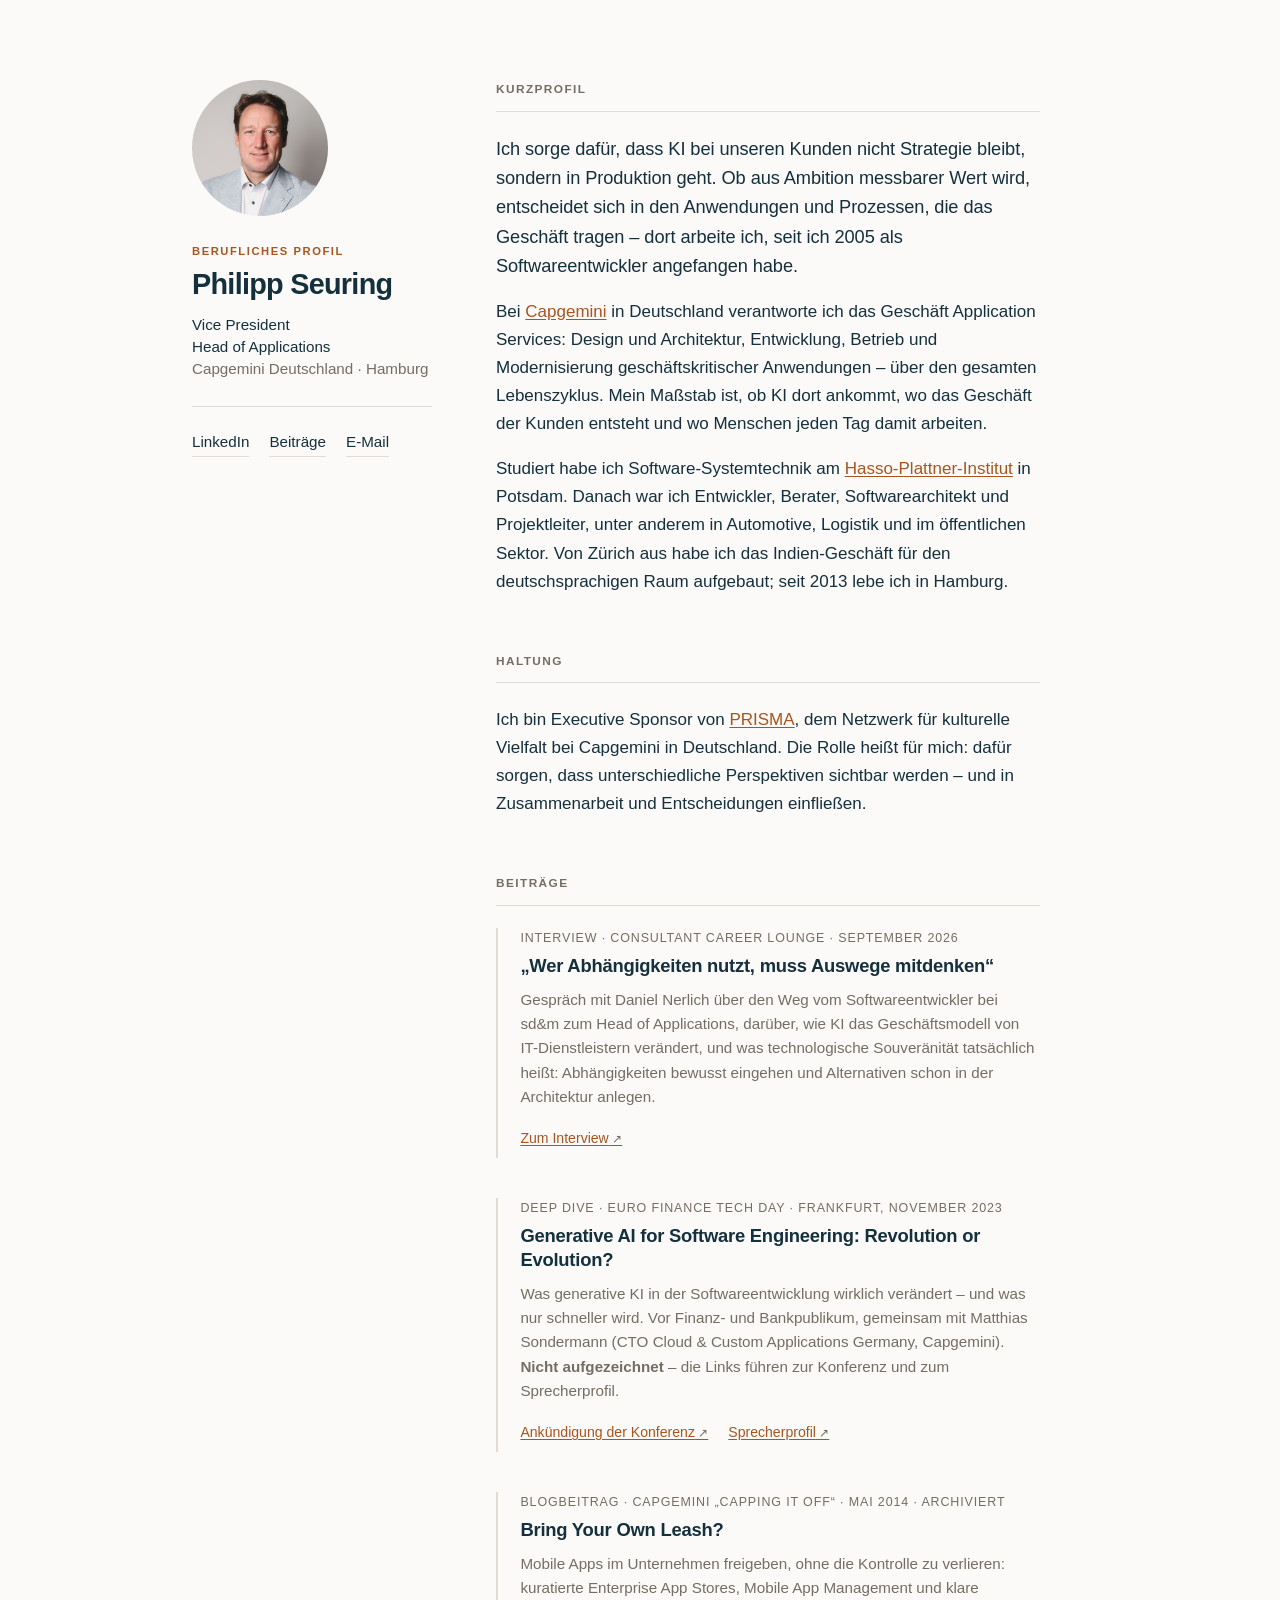
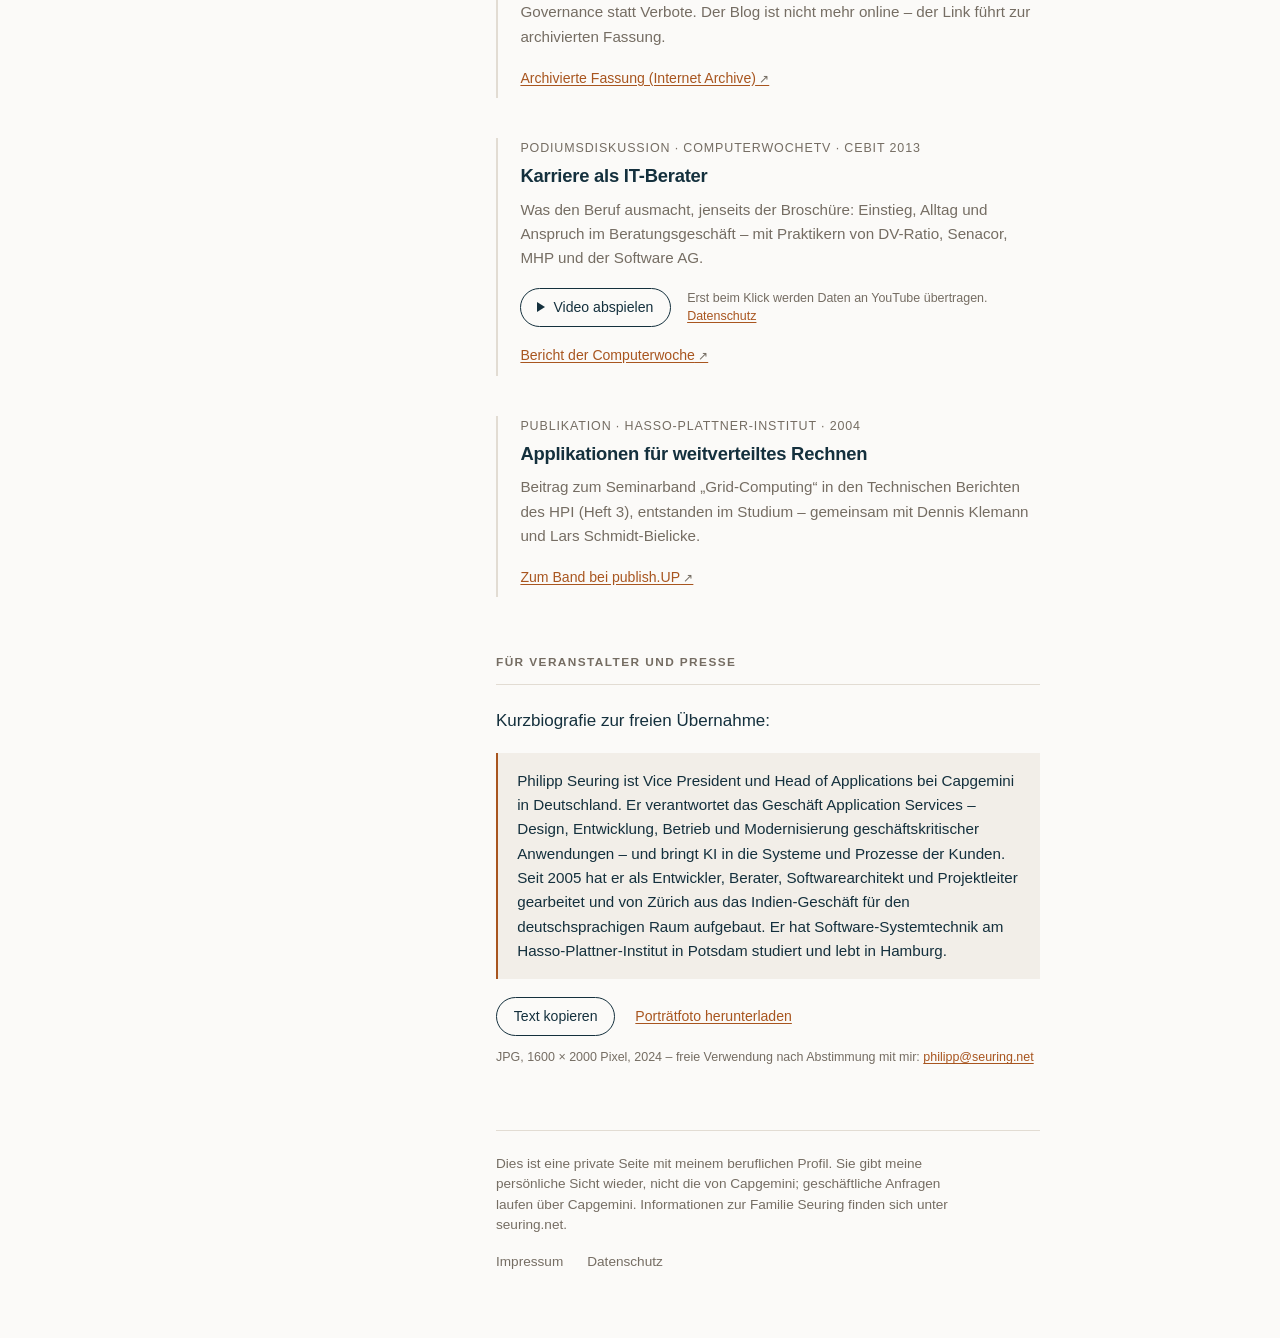
<file: index.html>
<!DOCTYPE html>
<html lang="de">
<head>
<meta charset="utf-8">
<meta name="viewport" content="width=device-width, initial-scale=1">
<title>Philipp Seuring – Head of Applications, Capgemini Deutschland</title>
<meta name="description" content="Philipp Seuring – Vice President, Head of Applications bei Capgemini Deutschland. Application Services: Design, Architektur, Entwicklung, Betrieb und Modernisierung geschäftskritischer Anwendungen und Prozesse – KI-Transformation in Produktion. Hamburg.">
<meta name="robots" content="index, follow">
<link rel="canonical" href="https://seuring.de/">
<link rel="stylesheet" href="assets/style.css">
<link rel="icon" href="/favicon.ico" sizes="48x48">
<link rel="icon" href="/assets/favicon.svg" type="image/svg+xml">
<link rel="apple-touch-icon" href="/assets/apple-touch-icon.png">

<!-- Linkvorschau (LinkedIn, Messenger). Das Vorschaubild liegt auf dieser Seite
     selbst – keine Fremdanfrage. Erzeugt 27.09.2026 aus assets/portrait.jpg (Foto 2024). -->
<meta property="og:type" content="profile">
<meta property="og:locale" content="de_DE">
<meta property="og:site_name" content="Philipp Seuring">
<meta property="og:title" content="Philipp Seuring – Head of Applications, Capgemini Deutschland">
<meta property="og:description" content="Vice President, Head of Applications bei Capgemini Deutschland. Wie KI in den Anwendungen und Prozessen der Kunden Wirkung entfaltet – Kurzprofil, Interviews, Vorträge.">
<meta property="og:url" content="https://seuring.de/">
<meta property="og:image" content="https://seuring.de/assets/og-image.jpg">
<meta property="og:image:width" content="1200">
<meta property="og:image:height" content="630">
<meta property="og:image:alt" content="Philipp Seuring – Vice President, Head of Applications, Capgemini Deutschland, Hamburg">
<meta property="profile:first_name" content="Philipp">
<meta property="profile:last_name" content="Seuring">
<meta name="twitter:card" content="summary_large_image">

<!-- Strukturierte Personenangaben für Suchmaschinen (schema.org). sameAs nur
     mit Profilen, die sicher Philipp gehören. -->
<script type="application/ld+json">
{
  "@context": "https://schema.org",
  "@type": "Person",
  "name": "Philipp Seuring",
  "url": "https://seuring.de/",
  "image": "https://seuring.de/assets/portrait.jpg",
  "jobTitle": "Vice President, Head of Applications",
  "worksFor": { "@type": "Organization", "name": "Capgemini Deutschland", "url": "https://www.capgemini.com/de-de/" },
  "workLocation": { "@type": "Place", "address": { "@type": "PostalAddress", "addressLocality": "Hamburg", "addressCountry": "DE" } },
  "alumniOf": { "@type": "CollegeOrUniversity", "name": "Hasso-Plattner-Institut", "url": "https://hpi.de/" },
  "sameAs": [
    "https://www.linkedin.com/in/philippseuring/",
    "https://www.dfv-eurofinance.com/events/philipp-seuring/"
  ]
}
</script>
</head>
<body>

<div class="layout">

  <!-- ============================================================
       LINKE SPALTE – bleibt auf großen Bildschirmen stehen.
       Sie ist die Visitenkarte; rechts steht der Inhalt.
       ============================================================ -->
  <aside class="identity">

    <!-- Porträt: assets/portrait.jpg, Zuschnitt aus images/67b8a3c9.jpg
         (Aufnahme 2024, eingesetzt 27.09.2026 – frontal, mittig, heller Grund;
         löst das Foto von 2019 ab). Als CSS-Hintergrund eingebunden:
         Fehlt die Datei einmal, bleibt der Kreis leer statt ein kaputtes
         Bildsymbol zu zeigen – die Seite bleibt vollständig. -->
    <div class="portrait" role="img" aria-label="Porträtfoto von Philipp Seuring"></div>

    <!-- Kennzeichnung als berufliche Seite. Steht bewusst über dem Namen:
         Wer die Seite über eine Suche findet, soll vor dem Lesen wissen,
         worum es hier geht – Privates liegt auf seuring.net (siehe Fuß). -->
    <p class="kicker">Berufliches Profil</p>

    <h1>Philipp&nbsp;Seuring</h1>

    <!-- Drei Ebenen, mehr nicht: Name groß · Rolle schwarz · Rest grau.
         Umbruch bewusst gesetzt: In der 15rem breiten Spalte bräche
         „Head of Applications“ sonst mitten im Titel um.
         Organisation und Ort stehen in EINER Zeile, getrennt durch
         einen Mittelpunkt – sie gehören zusammen, deshalb kein Absatz
         und kein zusätzlicher Abstand mehr dazwischen. -->
    <p class="role">Vice President<br>Head of Applications</p>
    <p class="meta">Capgemini Deutschland <span aria-hidden="true">·</span> Hamburg</p>

    <!-- Bewusst normale Links, kein LinkedIn-Badge: Ein Badge lädt ein Skript
         von LinkedIn nach und hätte dasselbe Einwilligungsproblem wie ein Video.
         Kein YouTube-Link: ein eigener Kanal existiert nicht (geprüft 06.09.2026). -->
    <nav class="links" aria-label="Profile">
      <a href="https://www.linkedin.com/in/philippseuring/" rel="me noopener" target="_blank">LinkedIn</a>
      <!-- Sprung zum eigenen Abschnitt statt externem dfv-Link (26.09.2026):
           Das Sprecherprofil ist in der Karte zum EURO FINANCE Tech Day verlinkt. -->
      <a href="#beitraege">Beiträge</a>
      <a href="mailto:philipp@seuring.net">E-Mail</a>
    </nav>

  </aside>

  <!-- ============================================================
       RECHTE SPALTE – Inhalt
       ============================================================ -->
  <main class="content">

    <section class="about" aria-labelledby="ueber">
      <h2 id="ueber">Kurzprofil</h2>

      <!-- Neufassung 27.09.2026 in Ich-Form (Wunsch Philipp: „persönlicher,
           nicht mit wir starten“). Alte Fassung im Projektordner,
           website/VARIANTEN.md, Nachtrag 27.09.2026. -->
      <p class="lead">
        Ich sorge dafür, dass KI bei unseren Kunden nicht Strategie bleibt,
        sondern in Produktion geht. Ob aus Ambition messbarer Wert wird,
        entscheidet sich in den Anwendungen und Prozessen, die das Geschäft
        tragen – dort arbeite ich, seit ich 2005 als Softwareentwickler
        angefangen habe.
      </p>

      <p>
        Bei
        <a href="https://www.capgemini.com/de-de/" rel="noopener" target="_blank">Capgemini</a>
        in Deutschland verantworte ich das Geschäft Application Services:
        Design und Architektur, Entwicklung, Betrieb und Modernisierung
        geschäftskritischer Anwendungen – über den gesamten Lebenszyklus. Mein
        Maßstab ist, ob KI dort ankommt, wo das Geschäft der Kunden entsteht
        und wo Menschen jeden Tag damit arbeiten.
      </p>

      <p>
        Studiert habe ich Software-Systemtechnik am
        <a href="https://hpi.de/" rel="noopener" target="_blank">Hasso-Plattner-Institut</a>
        in Potsdam. Danach war ich Entwickler, Berater, Softwarearchitekt und
        Projektleiter, unter anderem in Automotive, Logistik und im
        öffentlichen Sektor. Von Zürich aus habe ich das Indien-Geschäft für
        den deutschsprachigen Raum aufgebaut; seit 2013 lebe ich in Hamburg.
      </p>
    </section>

    <!-- ============================================================
         HALTUNG

         Bewusst ohne LinkedIn-Links: Die beiden Quellposts sind zwar
         öffentlich, aber LinkedIn drängt Nichtangemeldete zur Anmeldung,
         und die Kurz-URLs (lnkd.in) veralten. Das Profil ist links
         ohnehin verlinkt. PRISMA verlinkt stattdessen auf die
         Diversity-&-Inclusion-Seite von Capgemini (nennt PRISMA,
         geprüft 26.09.2026).

         Belegt durch zwei Beiträge von Philipp bzw. Capgemini
         (geprüft 06.09.2026):
         – Capgemini benennt die Rolle offiziell „Executive Sponsor“;
           Philipps eigener Post schreibt nur „Sponsor“.
         – Das Netzwerk heißt PRISMA (eines der Diversity Employee
           Networks von Capgemini in Deutschland).

         Der Abschnitt ist bewusst EIN Absatz. Ein zweiter mit einer
         Beispielveranstaltung („Between Cultures & Careers“, Berlin,
         mit der Community 2hearts) stand hier und wurde auf Philipps
         Wunsch entfernt (06.09.2026) – die Haltung steht für sich,
         ohne Beleg durch eine einzelne Aktivität.
         ============================================================ -->
    <section class="about" aria-labelledby="haltung">
      <h2 id="haltung">Haltung</h2>

      <p>
        Ich bin Executive Sponsor von
        <a href="https://www.capgemini.com/de-de/karriere/warum-capgemini/diversity-inclusion/"
           rel="noopener" target="_blank">PRISMA</a>, dem Netzwerk für kulturelle
        Vielfalt bei Capgemini in Deutschland. Die Rolle heißt für mich:
        dafür sorgen, dass unterschiedliche Perspektiven sichtbar werden –
        und in Zusammenarbeit und Entscheidungen einfließen.
      </p>
    </section>

    <!-- ============================================================
         BEITRÄGE

         Kein Bild, kein iframe, kein Vorschaubild von ytimg.com.
         Vor dem Klick geht keine einzige Anfrage an Google.
         Erst der Klick erzeugt den iframe auf youtube-nocookie.com.

         Weiterer Beitrag? <article class="post"> duplizieren und
         data-id auf die neue Video-ID setzen. Ein Beitrag ohne
         Video (etwa ein Artikel) bekommt statt der Schaltfläche
         einfach einen Link – dann kein data-consent setzen.
         ============================================================ -->
    <section class="posts" aria-labelledby="beitraege">
      <h2 id="beitraege">Beiträge</h2>

      <!-- Neuester Beitrag oben. Artikel, kein Video: nur ein Link, kein
           data-consent. Bewusst ohne Vorschaubild – das Artikelbild liegt auf
           i0.wp.com, ein Verweis darauf wäre eine Fremdanfrage beim Seitenaufruf. -->
      <article class="post">
        <p class="post-meta">Interview · CONSULTANT career lounge · September 2026</p>
        <h3 class="post-title">„Wer Abhängigkeiten nutzt, muss Auswege mitdenken“</h3>
        <p class="post-desc">
          Gespräch mit Daniel Nerlich über den Weg vom Softwareentwickler bei
          sd&amp;m zum Head of Applications, darüber, wie KI das Geschäftsmodell
          von IT-Dienstleistern verändert, und was technologische Souveränität
          tatsächlich heißt: Abhängigkeiten bewusst eingehen und Alternativen
          schon in der Architektur anlegen.
        </p>
        <p class="post-links">
          <a href="https://consultantcareerlounge.com/2026/09/24/wer-abhaengigkeiten-nutzt-muss-auswege-mitdenken-interview-mit-philipp-seuring-head-of-applications-bei-capgemini-germany/"
             rel="noopener" target="_blank">Zum Interview</a>
        </p>
      </article>

      <!-- Kein data-id / data-consent: Dieser Beitrag ist kein Video, sondern
           zwei normale Hyperlinks. Ein Link überträgt beim Seitenaufruf nichts,
           erst wer klickt, verlässt die Seite. embeds.js reagiert nur auf
           [data-consent] und lässt diese Karte darum unangetastet. -->
      <article class="post">
        <p class="post-meta">Deep Dive · EURO FINANCE Tech Day · Frankfurt, November 2023</p>
        <h3 class="post-title">Generative AI for Software Engineering: Revolution or Evolution?</h3>
        <!-- Ort, Datum und Format stehen schon in .post-meta darüber –
             hier nicht wiederholen. Die Karte trägt die Botschaft, nicht
             die Logistik. -->
        <p class="post-desc">
          Was generative KI in der Softwareentwicklung wirklich verändert –
          und was nur schneller wird. Vor Finanz- und Bankpublikum, gemeinsam
          mit Matthias Sondermann (CTO Cloud &amp; Custom Applications Germany,
          Capgemini). <strong>Nicht aufgezeichnet</strong> – die Links führen
          zur Konferenz und zum Sprecherprofil.
        </p>
        <p class="post-links">
          <a href="https://www.dfv-eurofinance.com/events/euro-finance-tech-day-2023/"
             rel="noopener" target="_blank">Ankündigung der Konferenz</a>
          <a href="https://www.dfv-eurofinance.com/events/philipp-seuring/"
             rel="me noopener" target="_blank">Sprecherprofil</a>
        </p>
      </article>

      <!-- Archivierter Beitrag: Der Capgemini-Blog „Capping IT Off“ ist offline.
           Bewusst Link auf die Kopie im Internet Archive statt eigener PDF-Kopie:
           Der Text entstand für Capgemini, eine Kopie hier wäre eine
           Neuveröffentlichung. Ein Link überträgt beim Seitenaufruf nichts. -->
      <article class="post">
        <p class="post-meta">Blogbeitrag · Capgemini „Capping IT Off“ · Mai 2014 · archiviert</p>
        <h3 class="post-title">Bring Your Own Leash?</h3>
        <p class="post-desc">
          Mobile Apps im Unternehmen freigeben, ohne die Kontrolle zu verlieren:
          kuratierte Enterprise App Stores, Mobile App Management und klare
          Governance statt Verbote. Der Blog ist nicht mehr online – der Link
          führt zur archivierten Fassung.
        </p>
        <p class="post-links">
          <a href="https://web.archive.org/web/20161129214714/https://www.capgemini.com/blog/capping-it-off/2014/05/bring-your-own-leash"
             rel="noopener" target="_blank">Archivierte Fassung (Internet Archive)</a>
        </p>
      </article>

      <article class="post" data-id="oyrlqjodtRw" data-title="Karriere als IT-Berater">
        <p class="post-meta">Podiumsdiskussion · ComputerwocheTV · CeBIT 2013</p>
        <h3 class="post-title">Karriere als IT-Berater</h3>
        <!-- Namen der Mitdiskutanten bewusst weggelassen: Sie stehen im
             Video und im Abspann; in der Karte wären sie eine Namensliste,
             die den Punkt verdeckt. Firmen bleiben – sie tragen die
             Einordnung des Panels. -->
        <p class="post-desc">
          Was den Beruf ausmacht, jenseits der Broschüre: Einstieg, Alltag und
          Anspruch im Beratungsgeschäft – mit Praktikern von DV-Ratio, Senacor,
          MHP und der Software AG.
        </p>
        <div class="post-actions">
          <button type="button" class="play" data-consent>Video abspielen</button>
          <p class="hint">
            Erst beim Klick werden Daten an YouTube übertragen.
            <a href="datenschutz.html">Datenschutz</a>
          </p>
        </div>
        <!-- Eigene Linkzeile außerhalb von .post-actions: embeds.js ersetzt
             nur .post-actions durch das Video, dieser Link bleibt stehen. -->
        <p class="post-links">
          <a href="https://www.computerwoche.de/article/2731539/karriere-als-it-berater.html"
             rel="noopener" target="_blank">Bericht der Computerwoche</a>
        </p>
      </article>

      <!-- Ältester Beitrag. Link auf die offizielle Seite des Publikationsservers
           der Uni Potsdam (URN urn:nbn:de:kobv:517-opus-33162), nicht auf
           Spiegelseiten. Kein Vorschaubild. -->
      <article class="post">
        <p class="post-meta">Publikation · Hasso-Plattner-Institut · 2004</p>
        <h3 class="post-title">Applikationen für weitverteiltes Rechnen</h3>
        <p class="post-desc">
          Beitrag zum Seminarband „Grid-Computing“ in den Technischen Berichten
          des HPI (Heft 3), entstanden im Studium – gemeinsam mit Dennis Klemann
          und Lars Schmidt-Bielicke.
        </p>
        <p class="post-links">
          <a href="https://publishup.uni-potsdam.de/opus4-ubp/frontdoor/index/index/year/2009/docId/3142"
             rel="noopener" target="_blank">Zum Band bei publish.UP</a>
        </p>
      </article>
    </section>

    <!-- ============================================================
         FÜR VERANSTALTER UND PRESSE (27.09.2026)
         Nach Vorbild der Vergleichsseiten (website/VERGLEICHSSEITEN.md):
         Kurzbiografie zum Übernehmen und Porträt zum Herunterladen.
         Kurzbio in der dritten Person – so wird sie in Programmen und
         Artikeln gebraucht. Nur belegte Angaben. Foto: Aufnahme 2024,
         Rechte bei Philipp (Auskunft 27.09.2026); Verwendung frei nach Abstimmung mit ihm. Datei liegt auf dieser
         Seite selbst, keine Fremdanfrage.
         ============================================================ -->
    <section class="about press" aria-labelledby="presse">
      <h2 id="presse">Für Veranstalter und Presse</h2>

      <p>Kurzbiografie zur freien Übernahme:</p>

      <blockquote class="bio" id="kurzbio">
        <p>
          Philipp Seuring ist Vice President und Head of Applications bei
          Capgemini in Deutschland. Er verantwortet das Geschäft Application
          Services – Design, Entwicklung, Betrieb und Modernisierung
          geschäftskritischer Anwendungen – und bringt KI in die Systeme und
          Prozesse der Kunden. Seit 2005 hat er als Entwickler, Berater,
          Softwarearchitekt und Projektleiter gearbeitet und von Zürich aus
          das Indien-Geschäft für den deutschsprachigen Raum aufgebaut.
          Er hat Software-Systemtechnik am Hasso-Plattner-Institut in Potsdam
          studiert und lebt in Hamburg.
        </p>
      </blockquote>

      <!-- Schaltfläche wird erst per Skript eingeblendet (embeds.js).
           Ohne Skript bleibt der Text einfach markierbar. -->
      <p class="press-actions">
        <button type="button" class="copy" data-copy="kurzbio" hidden>Text kopieren</button>
        <a href="assets/philipp-seuring-2024.jpg" download>Porträtfoto herunterladen</a>
        <span class="hint">JPG, 1600 × 2000 Pixel, 2024 – freie Verwendung nach Abstimmung mit mir: <a href="mailto:philipp@seuring.net">philipp@seuring.net</a></span>
      </p>
    </section>

    <footer>
      <!-- seuring.net ist bewusst NICHT verlinkt: Die Domain liegt bis zum
           Transfer (Mitte Oktober 2026) noch bei DomainFactory und liefert
           nichts aus. Nach dem Transfer hier einen echten Link setzen. -->
      <!-- Abgrenzung sichtbar auf der Seite, nicht nur im Impressum
           (Vergleichsseiten 27.09.2026: Hanselman, Friedrichsen, Solis). -->
      <p class="family">
        Dies ist eine private Seite mit meinem beruflichen Profil. Sie gibt
        meine persönliche Sicht wieder, nicht die von Capgemini; geschäftliche
        Anfragen laufen über Capgemini. Informationen zur Familie Seuring
        finden sich unter seuring.net.
      </p>
      <nav>
        <a href="impressum.html">Impressum</a>
        <a href="datenschutz.html">Datenschutz</a>
      </nav>
    </footer>

  </main>

</div>

<script src="assets/embeds.js"></script>
</body>
</html>
</file>
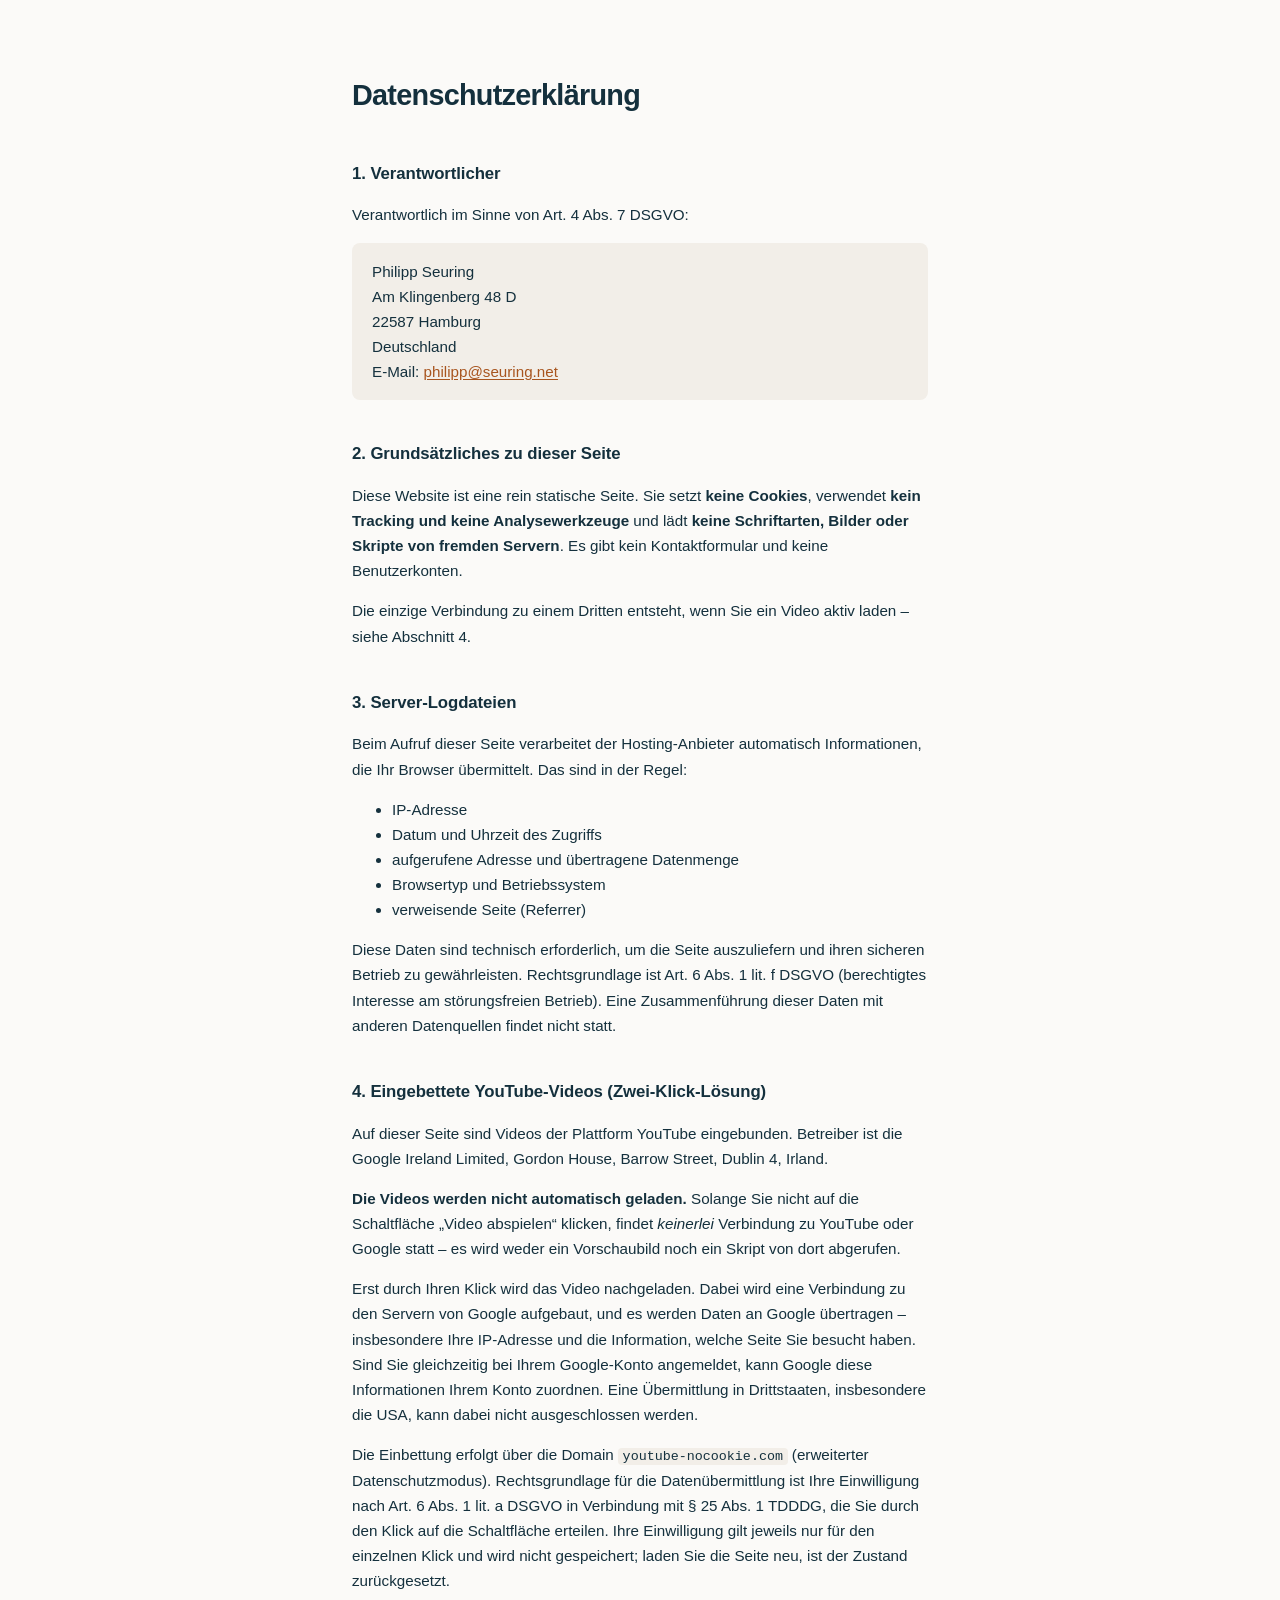
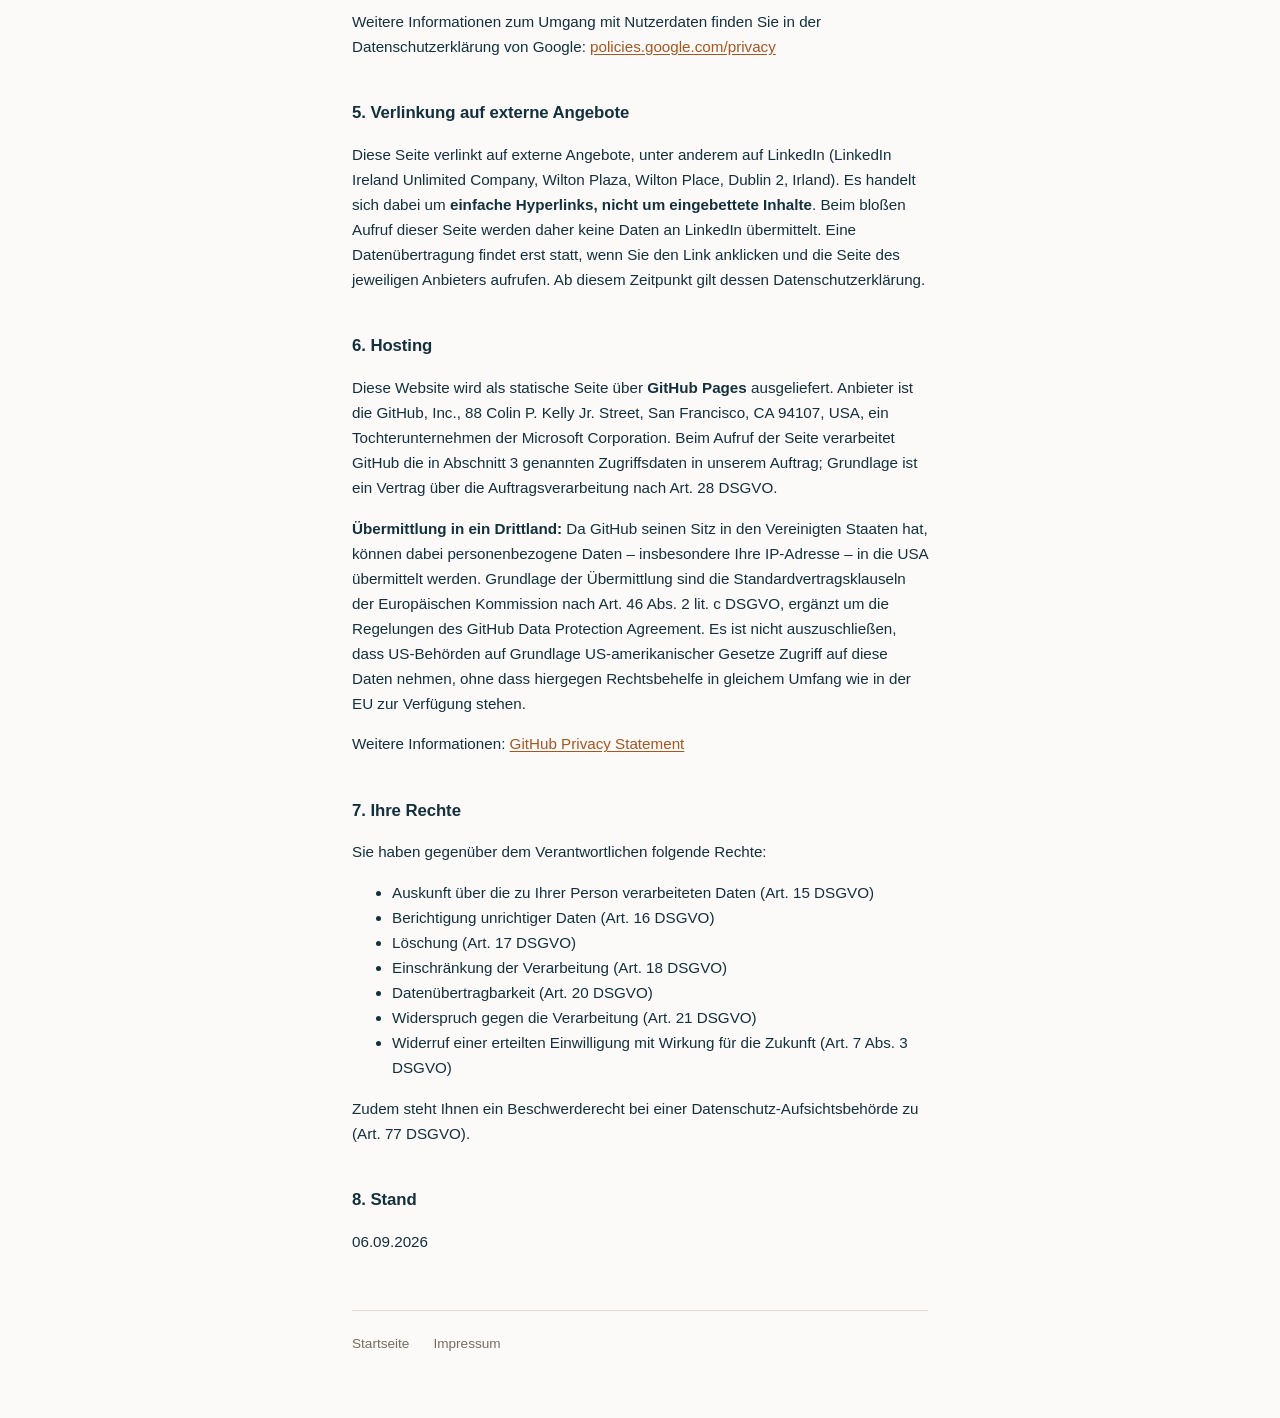
<file: datenschutz.html>
<!DOCTYPE html>
<html lang="de">
<head>
<meta charset="utf-8">
<meta name="viewport" content="width=device-width, initial-scale=1">
<title>Datenschutzerklärung – Philipp Seuring</title>
<meta name="robots" content="noindex, follow">
<link rel="stylesheet" href="assets/style.css">
<link rel="icon" href="/favicon.ico" sizes="48x48">
<link rel="icon" href="/assets/favicon.svg" type="image/svg+xml">
<link rel="apple-touch-icon" href="/assets/apple-touch-icon.png">
</head>
<body>

<main class="legal">

  <h1>Datenschutzerklärung</h1>

  <h2>1. Verantwortlicher</h2>

  <p>Verantwortlich im Sinne von Art. 4 Abs. 7 DSGVO:</p>

  <address>
    Philipp Seuring<br>
    Am Klingenberg 48 D<br>
    22587 Hamburg<br>
    Deutschland<br>
    E-Mail: <a href="mailto:philipp@seuring.net">philipp@seuring.net</a>
  </address>

  <h2>2. Grundsätzliches zu dieser Seite</h2>

  <p>
    Diese Website ist eine rein statische Seite. Sie setzt <strong>keine
    Cookies</strong>, verwendet <strong>kein Tracking und keine
    Analysewerkzeuge</strong> und lädt <strong>keine Schriftarten, Bilder oder
    Skripte von fremden Servern</strong>. Es gibt kein Kontaktformular und keine
    Benutzerkonten.
  </p>

  <p>
    Die einzige Verbindung zu einem Dritten entsteht, wenn Sie ein Video aktiv
    laden – siehe Abschnitt 4.
  </p>

  <h2>3. Server-Logdateien</h2>

  <p>
    Beim Aufruf dieser Seite verarbeitet der Hosting-Anbieter automatisch
    Informationen, die Ihr Browser übermittelt. Das sind in der Regel:
  </p>

  <ul>
    <li>IP-Adresse</li>
    <li>Datum und Uhrzeit des Zugriffs</li>
    <li>aufgerufene Adresse und übertragene Datenmenge</li>
    <li>Browsertyp und Betriebssystem</li>
    <li>verweisende Seite (Referrer)</li>
  </ul>

  <p>
    Diese Daten sind technisch erforderlich, um die Seite auszuliefern und ihren
    sicheren Betrieb zu gewährleisten. Rechtsgrundlage ist Art. 6 Abs. 1 lit. f
    DSGVO (berechtigtes Interesse am störungsfreien Betrieb). Eine Zusammenführung
    dieser Daten mit anderen Datenquellen findet nicht statt.
  </p>

  <h2>4. Eingebettete YouTube-Videos (Zwei-Klick-Lösung)</h2>

  <p>
    Auf dieser Seite sind Videos der Plattform YouTube eingebunden. Betreiber ist
    die Google Ireland Limited, Gordon House, Barrow Street, Dublin 4, Irland.
  </p>

  <p>
    <strong>Die Videos werden nicht automatisch geladen.</strong> Solange Sie
    nicht auf die Schaltfläche „Video abspielen“ klicken, findet <em>keinerlei</em>
    Verbindung zu YouTube oder Google statt – es wird weder ein Vorschaubild noch
    ein Skript von dort abgerufen.
  </p>

  <p>
    Erst durch Ihren Klick wird das Video nachgeladen. Dabei wird eine Verbindung
    zu den Servern von Google aufgebaut, und es werden Daten an Google übertragen
    – insbesondere Ihre IP-Adresse und die Information, welche Seite Sie besucht
    haben. Sind Sie gleichzeitig bei Ihrem Google-Konto angemeldet, kann Google
    diese Informationen Ihrem Konto zuordnen. Eine Übermittlung in Drittstaaten,
    insbesondere die USA, kann dabei nicht ausgeschlossen werden.
  </p>

  <p>
    Die Einbettung erfolgt über die Domain <code>youtube-nocookie.com</code>
    (erweiterter Datenschutzmodus). Rechtsgrundlage für die Datenübermittlung ist
    Ihre Einwilligung nach Art. 6 Abs. 1 lit. a DSGVO in Verbindung mit § 25
    Abs. 1 TDDDG, die Sie durch den Klick auf die Schaltfläche erteilen. Ihre
    Einwilligung gilt jeweils nur für den einzelnen Klick und wird nicht
    gespeichert; laden Sie die Seite neu, ist der Zustand zurückgesetzt.
  </p>

  <p>
    Weitere Informationen zum Umgang mit Nutzerdaten finden Sie in der
    Datenschutzerklärung von Google:
    <a href="https://policies.google.com/privacy?hl=de" rel="noopener"
       target="_blank">policies.google.com/privacy</a>
  </p>

  <h2>5. Verlinkung auf externe Angebote</h2>

  <p>
    Diese Seite verlinkt auf externe Angebote, unter anderem auf LinkedIn
    (LinkedIn Ireland Unlimited Company, Wilton Plaza, Wilton Place, Dublin 2,
    Irland). Es handelt sich dabei um <strong>einfache Hyperlinks, nicht um
    eingebettete Inhalte</strong>. Beim bloßen Aufruf dieser Seite werden daher
    keine Daten an LinkedIn übermittelt. Eine Datenübertragung findet erst statt,
    wenn Sie den Link anklicken und die Seite des jeweiligen Anbieters aufrufen.
    Ab diesem Zeitpunkt gilt dessen Datenschutzerklärung.
  </p>

  <h2>6. Hosting</h2>

  <p>
    Diese Website wird als statische Seite über <strong>GitHub Pages</strong>
    ausgeliefert. Anbieter ist die GitHub, Inc., 88 Colin P. Kelly Jr. Street,
    San Francisco, CA 94107, USA, ein Tochterunternehmen der Microsoft
    Corporation. Beim Aufruf der Seite verarbeitet GitHub die in Abschnitt 3
    genannten Zugriffsdaten in unserem Auftrag; Grundlage ist ein Vertrag über
    die Auftragsverarbeitung nach Art. 28 DSGVO.
  </p>

  <p>
    <strong>Übermittlung in ein Drittland:</strong> Da GitHub seinen Sitz in den
    Vereinigten Staaten hat, können dabei personenbezogene Daten – insbesondere
    Ihre IP-Adresse – in die USA übermittelt werden. Grundlage der Übermittlung
    sind die Standardvertragsklauseln der Europäischen Kommission nach Art. 46
    Abs. 2 lit. c DSGVO, ergänzt um die Regelungen des GitHub Data Protection
    Agreement. Es ist nicht auszuschließen, dass US-Behörden auf Grundlage
    US-amerikanischer Gesetze Zugriff auf diese Daten nehmen, ohne dass hiergegen
    Rechtsbehelfe in gleichem Umfang wie in der EU zur Verfügung stehen.
  </p>

  <p>
    Weitere Informationen:
    <a href="https://docs.github.com/site-policy/privacy-policies/github-privacy-statement"
       rel="noopener" target="_blank">GitHub Privacy Statement</a>
  </p>

  <h2>7. Ihre Rechte</h2>

  <p>Sie haben gegenüber dem Verantwortlichen folgende Rechte:</p>

  <ul>
    <li>Auskunft über die zu Ihrer Person verarbeiteten Daten (Art. 15 DSGVO)</li>
    <li>Berichtigung unrichtiger Daten (Art. 16 DSGVO)</li>
    <li>Löschung (Art. 17 DSGVO)</li>
    <li>Einschränkung der Verarbeitung (Art. 18 DSGVO)</li>
    <li>Datenübertragbarkeit (Art. 20 DSGVO)</li>
    <li>Widerspruch gegen die Verarbeitung (Art. 21 DSGVO)</li>
    <li>Widerruf einer erteilten Einwilligung mit Wirkung für die Zukunft (Art. 7 Abs. 3 DSGVO)</li>
  </ul>

  <p>
    Zudem steht Ihnen ein Beschwerderecht bei einer Datenschutz-Aufsichtsbehörde
    zu (Art. 77 DSGVO).
  </p>

  <h2>8. Stand</h2>

  <p>06.09.2026</p>

  <footer>
    <a href="index.html">Startseite</a>
    <a href="impressum.html">Impressum</a>
  </footer>

</main>

</body>
</html>
</file>
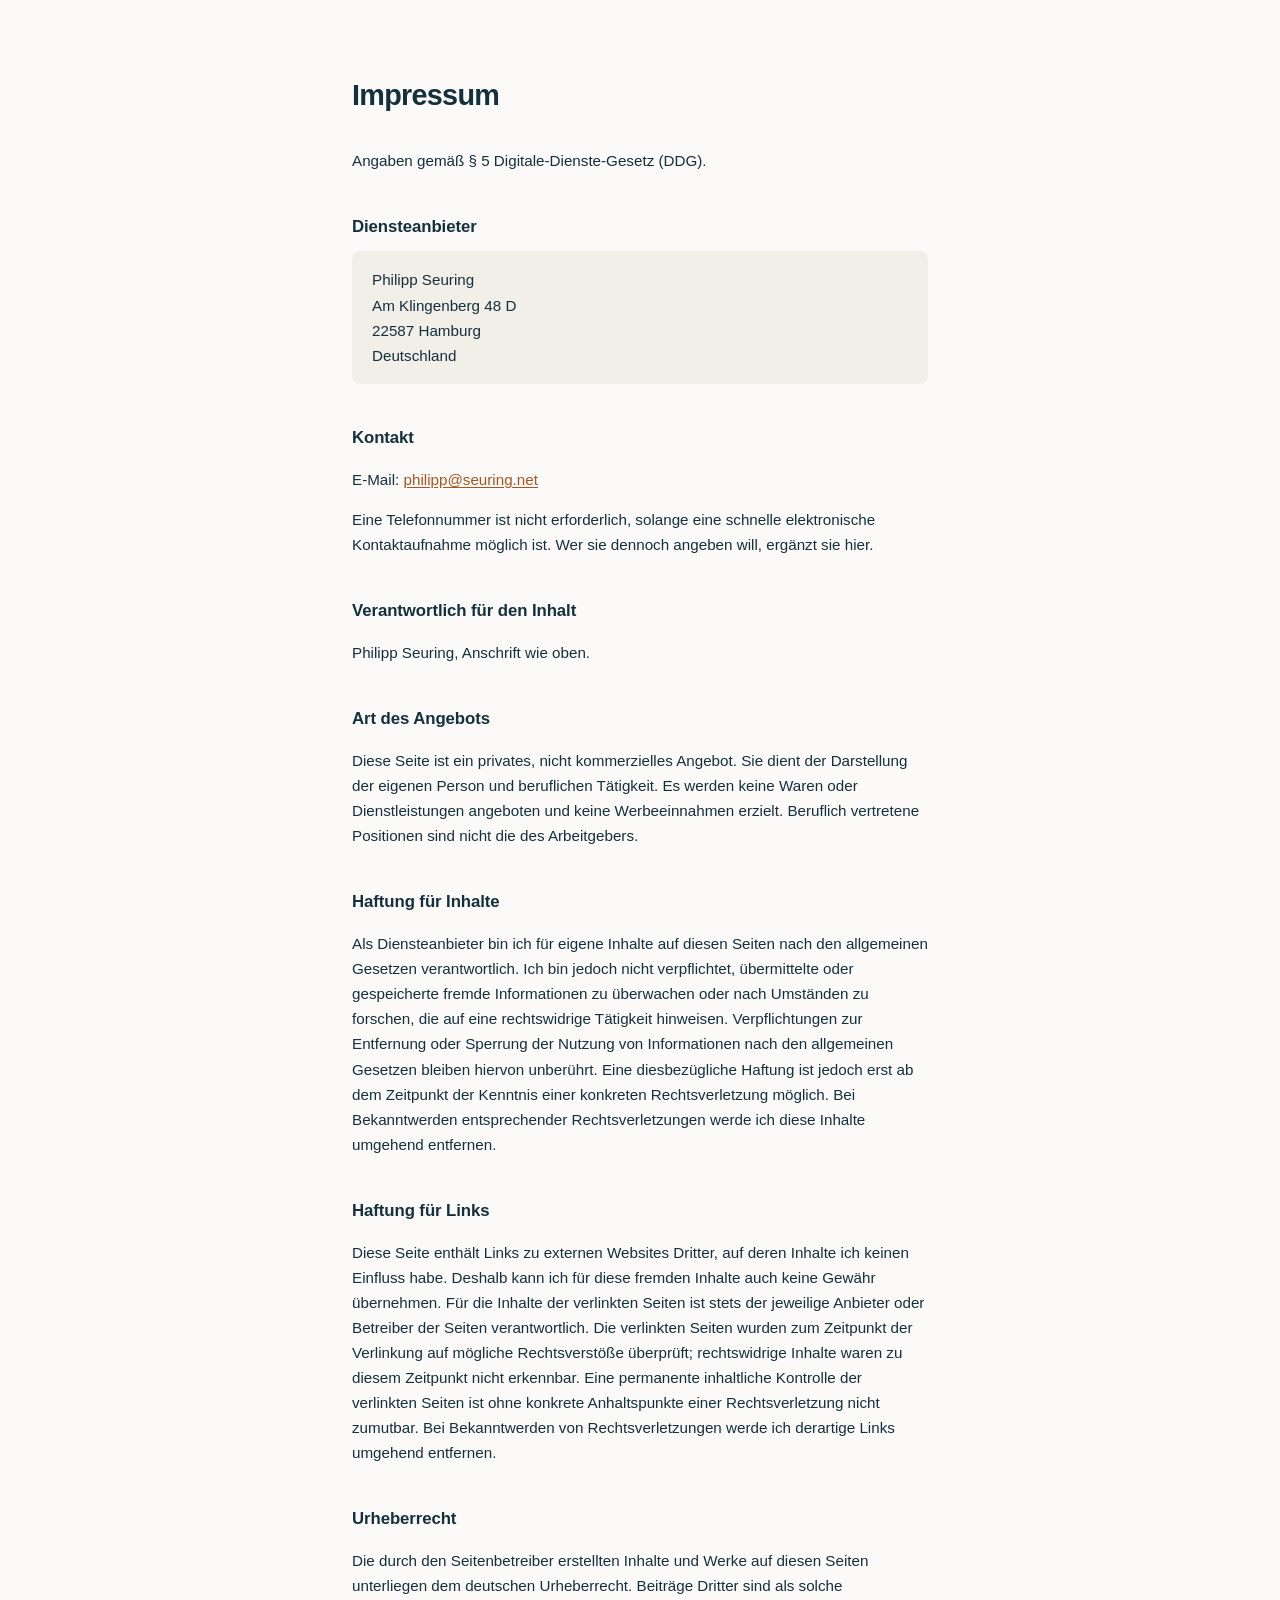
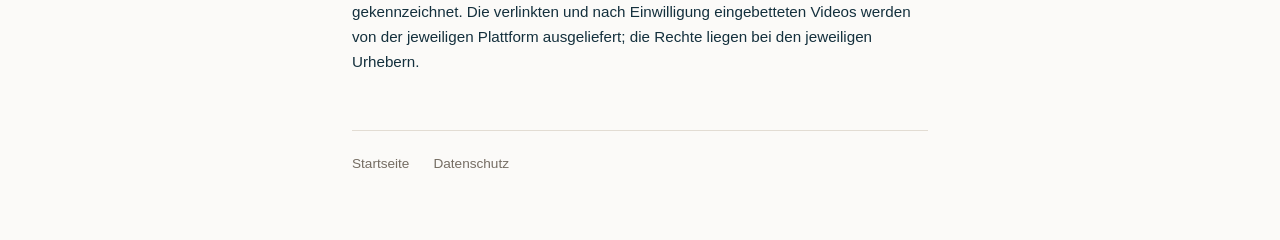
<file: impressum.html>
<!DOCTYPE html>
<html lang="de">
<head>
<meta charset="utf-8">
<meta name="viewport" content="width=device-width, initial-scale=1">
<title>Impressum – Philipp Seuring</title>
<meta name="robots" content="noindex, follow">
<link rel="stylesheet" href="assets/style.css">
<link rel="icon" href="/favicon.ico" sizes="48x48">
<link rel="icon" href="/assets/favicon.svg" type="image/svg+xml">
<link rel="apple-touch-icon" href="/assets/apple-touch-icon.png">
</head>
<body>

<main class="legal">

  <h1>Impressum</h1>

  <p>Angaben gemäß § 5 Digitale-Dienste-Gesetz (DDG).</p>

  <h2>Diensteanbieter</h2>

  <address>
    Philipp Seuring<br>
    Am Klingenberg 48 D<br>
    22587 Hamburg<br>
    Deutschland
  </address>

  <h2>Kontakt</h2>

  <p>E-Mail: <a href="mailto:philipp@seuring.net">philipp@seuring.net</a></p>

  <p>
    Eine Telefonnummer ist nicht erforderlich, solange eine schnelle
    elektronische Kontaktaufnahme möglich ist. Wer sie dennoch angeben will,
    ergänzt sie hier.
  </p>

  <h2>Verantwortlich für den Inhalt</h2>

  <p>Philipp Seuring, Anschrift wie oben.</p>

  <h2>Art des Angebots</h2>

  <p>
    Diese Seite ist ein privates, nicht kommerzielles Angebot. Sie dient der
    Darstellung der eigenen Person und beruflichen Tätigkeit. Es werden keine
    Waren oder Dienstleistungen angeboten und keine Werbeeinnahmen erzielt.
    Beruflich vertretene Positionen sind nicht die des Arbeitgebers.
  </p>

  <h2>Haftung für Inhalte</h2>

  <p>
    Als Diensteanbieter bin ich für eigene Inhalte auf diesen Seiten nach den
    allgemeinen Gesetzen verantwortlich. Ich bin jedoch nicht verpflichtet,
    übermittelte oder gespeicherte fremde Informationen zu überwachen oder nach
    Umständen zu forschen, die auf eine rechtswidrige Tätigkeit hinweisen.
    Verpflichtungen zur Entfernung oder Sperrung der Nutzung von Informationen
    nach den allgemeinen Gesetzen bleiben hiervon unberührt. Eine diesbezügliche
    Haftung ist jedoch erst ab dem Zeitpunkt der Kenntnis einer konkreten
    Rechtsverletzung möglich. Bei Bekanntwerden entsprechender Rechtsverletzungen
    werde ich diese Inhalte umgehend entfernen.
  </p>

  <h2>Haftung für Links</h2>

  <p>
    Diese Seite enthält Links zu externen Websites Dritter, auf deren Inhalte ich
    keinen Einfluss habe. Deshalb kann ich für diese fremden Inhalte auch keine
    Gewähr übernehmen. Für die Inhalte der verlinkten Seiten ist stets der
    jeweilige Anbieter oder Betreiber der Seiten verantwortlich. Die verlinkten
    Seiten wurden zum Zeitpunkt der Verlinkung auf mögliche Rechtsverstöße
    überprüft; rechtswidrige Inhalte waren zu diesem Zeitpunkt nicht erkennbar.
    Eine permanente inhaltliche Kontrolle der verlinkten Seiten ist ohne konkrete
    Anhaltspunkte einer Rechtsverletzung nicht zumutbar. Bei Bekanntwerden von
    Rechtsverletzungen werde ich derartige Links umgehend entfernen.
  </p>

  <h2>Urheberrecht</h2>

  <p>
    Die durch den Seitenbetreiber erstellten Inhalte und Werke auf diesen Seiten
    unterliegen dem deutschen Urheberrecht. Beiträge Dritter sind als solche
    gekennzeichnet. Die verlinkten und nach Einwilligung eingebetteten Videos
    werden von der jeweiligen Plattform ausgeliefert; die Rechte liegen bei den
    jeweiligen Urhebern.
  </p>

  <footer>
    <a href="index.html">Startseite</a>
    <a href="datenschutz.html">Datenschutz</a>
  </footer>

</main>

</body>
</html>
</file>
<file: assets/style.css>
/* ============================================================
   seuring.de – Variante B „Profil“

   Zweispaltig: links die stehende Visitenkarte, rechts der Inhalt.

   EINE Schriftfamilie (06.09.2026). Vorher lief eine Serifenschrift
   für Name, Leitabsatz und Titel gegen die System-Sans im Fließtext
   – vier Wechsel auf einer kurzen Seite, das wirkte unruhig. Die
   Hierarchie trägt jetzt allein über Größe, Gewicht und Farbe; den
   Abstand zur Konzernanmutung trägt die Farbwelt (Papierweiß,
   Tiefblau, Kupfer).

   Ohne externe Schriften, ohne Framework, ohne CDN. Alles, was der
   Browser lädt, liegt auf dem eigenen Server – deshalb kommt die
   Seite ohne Cookie-Banner aus.
   ============================================================ */

:root {
  --fg:        #14303d;   /* tiefes, entsättigtes Blau statt Schwarz */
  --fg-muted:  #756d63;   /* warmes Grau, kein Blaugrau */
  --bg:        #fbfaf8;   /* Papierweiß, nicht Konzernweiß */
  --bg-soft:   #f2eee8;
  --border:    #e2dcd3;
  --copper:    #a8551f;   /* zweiter Akzent, in Konzernpaletten unüblich */
  --copper-hi: #8a4720;

  --sans:  -apple-system, BlinkMacSystemFont, "Segoe UI", Roboto,
           "Helvetica Neue", Arial, sans-serif;

  /* Eine einzige kleine Schriftgröße für alles Sekundäre:
     Rolle, Organisation/Ort und Profil-Links. Vorher standen dort
     .95rem und .92rem nebeneinander – ein Unterschied, den man nicht
     sieht, aber als Unruhe merkt.                                  */
  --ui: .95rem;
}

@media (prefers-color-scheme: dark) {
  :root {
    --fg:        #ece7df;
    --fg-muted:  #a09689;
    --bg:        #14181b;
    --bg-soft:   #1d2226;
    --border:    #2e353d;
    --copper:    #d98c56;
    --copper-hi: #eaa876;
  }
}

*, *::before, *::after { box-sizing: border-box; }
html { -webkit-text-size-adjust: 100%; }

body {
  margin: 0;
  background: var(--bg);
  color: var(--fg);
  font-family: var(--sans);
  font-size: 17px;
  line-height: 1.65;
  -webkit-font-smoothing: antialiased;
}

/* ---------- Raster ----------
   Auf breiten Bildschirmen zwei Spalten; die linke bleibt beim
   Scrollen stehen. Darunter gestapelt – keine Sonderregeln nötig,
   weil beide Spalten für sich lesbar sind.                     */

.layout {
  max-width: 60rem;
  margin: 0 auto;
  padding: 5rem 2rem 4rem;
  display: grid;
  gap: 4rem;
  grid-template-columns: minmax(0, 15rem) minmax(0, 34rem);
  align-items: start;
}

@media (max-width: 54rem) {
  .layout {
    grid-template-columns: minmax(0, 1fr);
    gap: 3rem;
    padding: 3rem 1.5rem;
    max-width: 36rem;
  }
}

@media (min-width: 54.01rem) {
  .identity { position: sticky; top: 5rem; }
}

/* ---------- Linke Spalte ---------- */

/* Foto liegt als CSS-Hintergrund, nicht als <img>: Fehlt die Datei
   einmal, bleibt der Kreis leer statt ein kaputtes Bildsymbol zu
   zeigen. Semantik über role="img" im HTML.                      */
.portrait {
  width: 136px;
  height: 136px;
  border-radius: 50%;
  background-color: var(--bg-soft);
  background-image: url("portrait.jpg");
  background-size: cover;
  background-position: center 20%;
  display: flex;
  align-items: center;
  justify-content: center;
  margin: 0 0 1.6rem;
}

/* Drei Ebenen in der linken Spalte – mehr nicht:
     1. Name           groß, dunkel        → wer
     2. Rolle          .95rem, dunkel      → was
     3. alles Übrige   .95rem, grau        → wo, Label, Links
   Größe sagt Wichtigkeit, Farbe sagt primär/sekundär. Deshalb gibt
   es genau EINE kleine Schriftgröße (--ui: .95rem) für Rolle, Meta
   und Links – frühere .92/.95-Mischung war ein unsichtbarer, aber
   spürbarer Bruch. Das Label oben ist die einzige Ausnahme: Es ist
   kleiner UND gesperrt UND kupfern, damit man es als Kategorie liest
   und nicht als Zeile des Profils.                                */

/* „Berufliches Profil“ – ordnet ein, ohne mit dem Namen zu konkurrieren.
   Privates liegt auf seuring.net (siehe Fuß der Seite).             */
.kicker {
  margin: 0 0 .5rem;
  font-size: .7rem;
  font-weight: 600;
  text-transform: uppercase;
  letter-spacing: .14em;
  color: var(--copper);
}

.identity h1 {
  font-weight: 600;
  font-size: 1.8rem;
  line-height: 1.15;
  letter-spacing: -.025em;
  margin: 0 0 .8rem;
}

.identity .role,
.identity .meta {
  margin: 0;
  font-size: var(--ui);
  line-height: 1.45;
}

/* Organisation und Ort: eine Zeile, eine Farbe, kein Extra-Abstand.
   Vorher standen sie als zwei gleich aussehende Absätze mit einer
   Lücke dazwischen – die Lücke suggerierte eine Gliederung, die es
   inhaltlich nicht gibt.                                           */
.identity .meta { color: var(--fg-muted); }

/* ---------- Profil-Links ----------
   Bewusst normale Links, kein LinkedIn-Badge: Ein Badge lädt ein
   Skript von LinkedIn nach und hätte dasselbe Einwilligungsproblem
   wie ein Video – für den Gegenwert von Name und Position, also
   dem, was ohnehin auf der Seite steht.                        */

.links {
  margin: 1.6rem 0 0;
  padding: 1.4rem 0 0;
  border-top: 1px solid var(--border);
  display: flex;
  flex-wrap: wrap;
  gap: 1.25rem;
  font-size: var(--ui);
}

.links a {
  color: var(--fg);
  text-decoration: none;
  border-bottom: 1px solid var(--border);
  padding-bottom: 2px;
  transition: border-color .15s ease, color .15s ease;
}

.links a:hover { color: var(--copper); border-color: var(--copper); }
.links a:focus-visible { outline: 2px solid var(--copper); outline-offset: 3px; }

/* ---------- Rechte Spalte ---------- */

.content > section + section { margin-top: 3.5rem; }

h2 {
  font-size: .74rem;
  font-weight: 600;
  text-transform: uppercase;
  letter-spacing: .12em;
  color: var(--fg-muted);
  margin: 0 0 1.4rem;
  padding-bottom: .7rem;
  border-bottom: 1px solid var(--border);
}

.about p { margin: 0 0 1.1rem; }
.about p:last-child { margin-bottom: 0; }

/* Leitabsatz: hebt sich allein über Größe und Zeilenhöhe ab,
   nicht mehr über eine zweite Schriftfamilie.                */
.lead {
  font-size: 1.14rem;
  line-height: 1.6;
  letter-spacing: -.005em;
}

a { color: var(--copper); text-underline-offset: 2px; }
a:hover { color: var(--copper-hi); }

/* ---------- Beiträge ---------- */

.post {
  padding: 0 0 .5rem;
  border-left: 2px solid var(--border);
  padding-left: 1.4rem;
}

.post + .post { margin-top: 2.5rem; }

.post-meta {
  margin: 0 0 .35rem;
  font-size: .78rem;
  text-transform: uppercase;
  letter-spacing: .07em;
  color: var(--fg-muted);
}

.post-title {
  font-weight: 600;
  font-size: 1.15rem;
  line-height: 1.3;
  letter-spacing: -.012em;
  margin: 0 0 .6rem;
}

.post-desc {
  margin: 0;
  font-size: .95rem;
  line-height: 1.6;
  color: var(--fg-muted);
}

.post-actions {
  margin: 1.1rem 0 0;
  display: flex;
  align-items: center;
  gap: 1rem;
  flex-wrap: wrap;
}

/* Beiträge ohne Video: schlichte Linkzeile statt Abspielknopf.
   Kein Einwilligungshinweis nötig – ein Link lädt nichts nach. */
.post-links {
  margin: 1.1rem 0 0;
  display: flex;
  flex-wrap: wrap;
  gap: 1.25rem;
  font-size: .88rem;
}

.post-links a::after {
  content: " ↗";
  font-size: .85em;
  color: var(--fg-muted);
}

.play {
  font: inherit;
  font-size: .88rem;
  padding: .42rem 1.05rem .42rem 1rem;
  border: 1px solid var(--fg);
  border-radius: 999px;
  background: transparent;
  color: var(--fg);
  cursor: pointer;
  display: inline-flex;
  align-items: center;
  gap: .5rem;
  white-space: nowrap;
}

.play::before {
  content: "";
  border-style: solid;
  border-width: 5px 0 5px 8px;
  border-color: transparent transparent transparent currentColor;
}

.play:hover { background: var(--fg); color: var(--bg); }
.play:focus-visible { outline: 2px solid var(--copper); outline-offset: 2px; }

.hint {
  margin: 0;
  font-size: .78rem;
  line-height: 1.45;
  color: var(--fg-muted);
  flex: 1 1 13rem;
}

/* ---------- Für Veranstalter und Presse ---------- */

.bio {
  margin: 0 0 1.1rem;
  padding: 1rem 1.2rem;
  border-left: 2px solid var(--copper);
  background: var(--bg-soft);
  font-size: .95rem;
  line-height: 1.6;
}
.bio p { margin: 0; }

.press-actions {
  display: flex;
  flex-wrap: wrap;
  align-items: center;
  gap: .8rem 1.25rem;
  font-size: .88rem;
}
.press-actions .hint { flex: 1 1 100%; }

.copy {
  font: inherit;
  padding: .42rem 1.05rem;
  border: 1px solid var(--fg);
  border-radius: 999px;
  background: transparent;
  color: var(--fg);
  cursor: pointer;
}
.copy:hover { background: var(--fg); color: var(--bg); }
.copy:focus-visible { outline: 2px solid var(--copper); outline-offset: 2px; }

/* Rahmen für das eingesetzte Video */
.embed-frame {
  position: relative;
  width: 100%;
  aspect-ratio: 16 / 9;
  background: #000;
  border-radius: 8px;
  overflow: hidden;
  margin: 1.1rem 0 0;
}

.embed-frame iframe {
  position: absolute;
  inset: 0;
  width: 100%;
  height: 100%;
  border: 0;
}

/* ---------- Fuß ---------- */

.content footer {
  margin-top: 4rem;
  padding-top: 1.4rem;
  border-top: 1px solid var(--border);
}

/* Abgrenzung beruflich/privat. seuring.net steht als Adresse da,
   nicht als Link – die Domain liefert bis zum Transfer nichts aus. */
.family {
  margin: 0 0 1rem;
  font-size: .85rem;
  line-height: 1.5;
  color: var(--fg-muted);
  max-width: 30rem;
}

.content footer nav { display: flex; gap: 1.5rem; font-size: .85rem; }
.content footer a { color: var(--fg-muted); text-decoration: none; }
.content footer a:hover { color: var(--copper); }

/* ---------- Rechtstexte ---------- */

.legal {
  max-width: 40rem;
  margin: 0 auto;
  padding: 4.5rem 2rem 4rem;
}

.legal h1 {
  font-weight: 600;
  font-size: 1.8rem;
  letter-spacing: -.025em;
  margin: 0 0 1.75rem;
}

.legal h2 {
  font-size: 1.05rem;
  font-weight: 600;
  text-transform: none;
  letter-spacing: -.005em;
  color: var(--fg);
  margin: 2.5rem 0 .7rem;
  padding: 0;
  border: 0;
}

.legal p, .legal ul { font-size: .95rem; }

.legal address {
  font-style: normal;
  padding: 1rem 1.25rem;
  background: var(--bg-soft);
  border-radius: 8px;
  font-size: .95rem;
}

.legal code {
  font-size: .88em;
  background: var(--bg-soft);
  padding: .1em .35em;
  border-radius: 4px;
}

.legal footer {
  margin-top: 3.5rem;
  padding-top: 1.4rem;
  border-top: 1px solid var(--border);
  display: flex;
  gap: 1.5rem;
  font-size: .85rem;
}

.legal footer a { color: var(--fg-muted); text-decoration: none; }
.legal footer a:hover { color: var(--copper); }

@media (max-width: 54rem) {
  .legal { padding: 3rem 1.5rem; }
}

/* Offene Stellen – absichtlich auffällig, sollen nicht übersehen werden. */
.todo {
  background: #f7e3a8;
  color: #5c4400;
  padding: .1em .45em;
  border-radius: 4px;
  font-weight: 500;
}

@media (prefers-color-scheme: dark) {
  .todo { background: #6b5500; color: #ffeeb5; }
}

@media (max-width: 30rem) {
  body { font-size: 16px; }
  .identity h1 { font-size: 1.7rem; }
  .lead { font-size: 1.13rem; }
  .post { padding-left: 1.1rem; }
}
</file>
